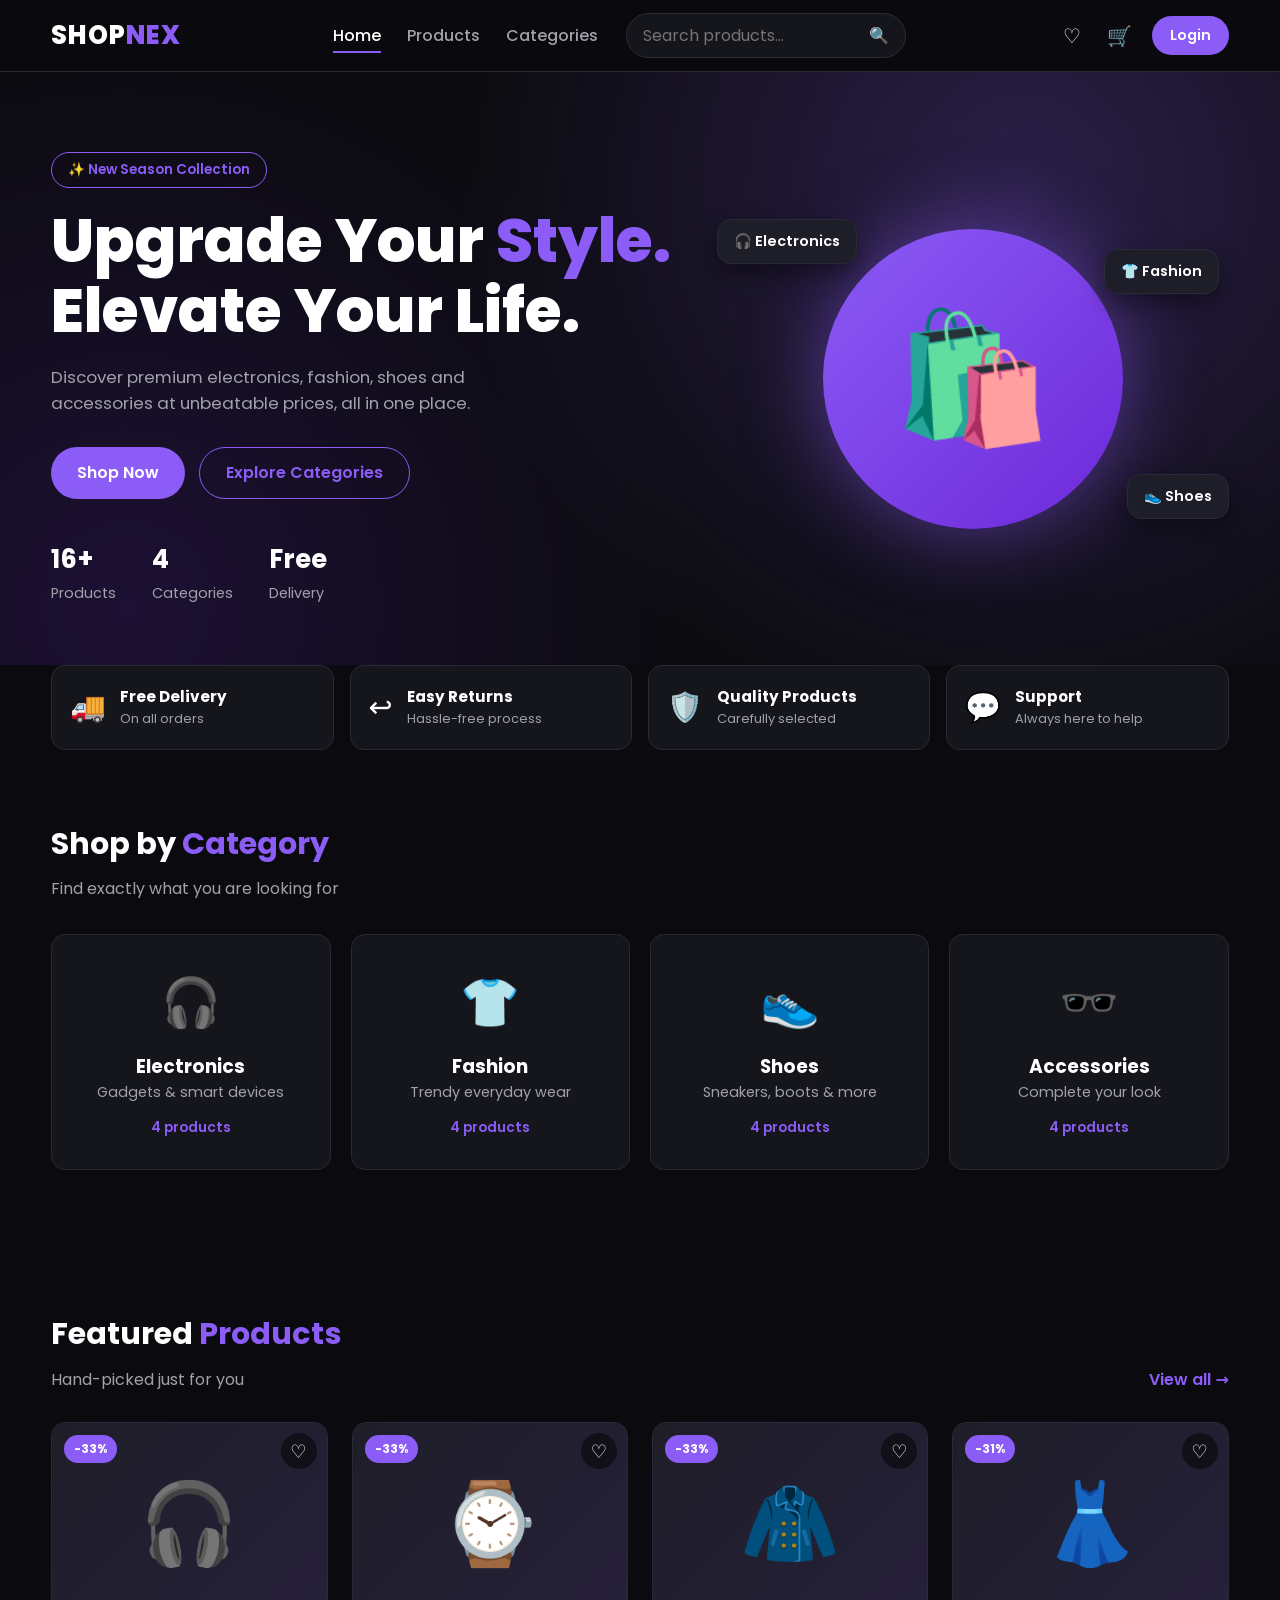
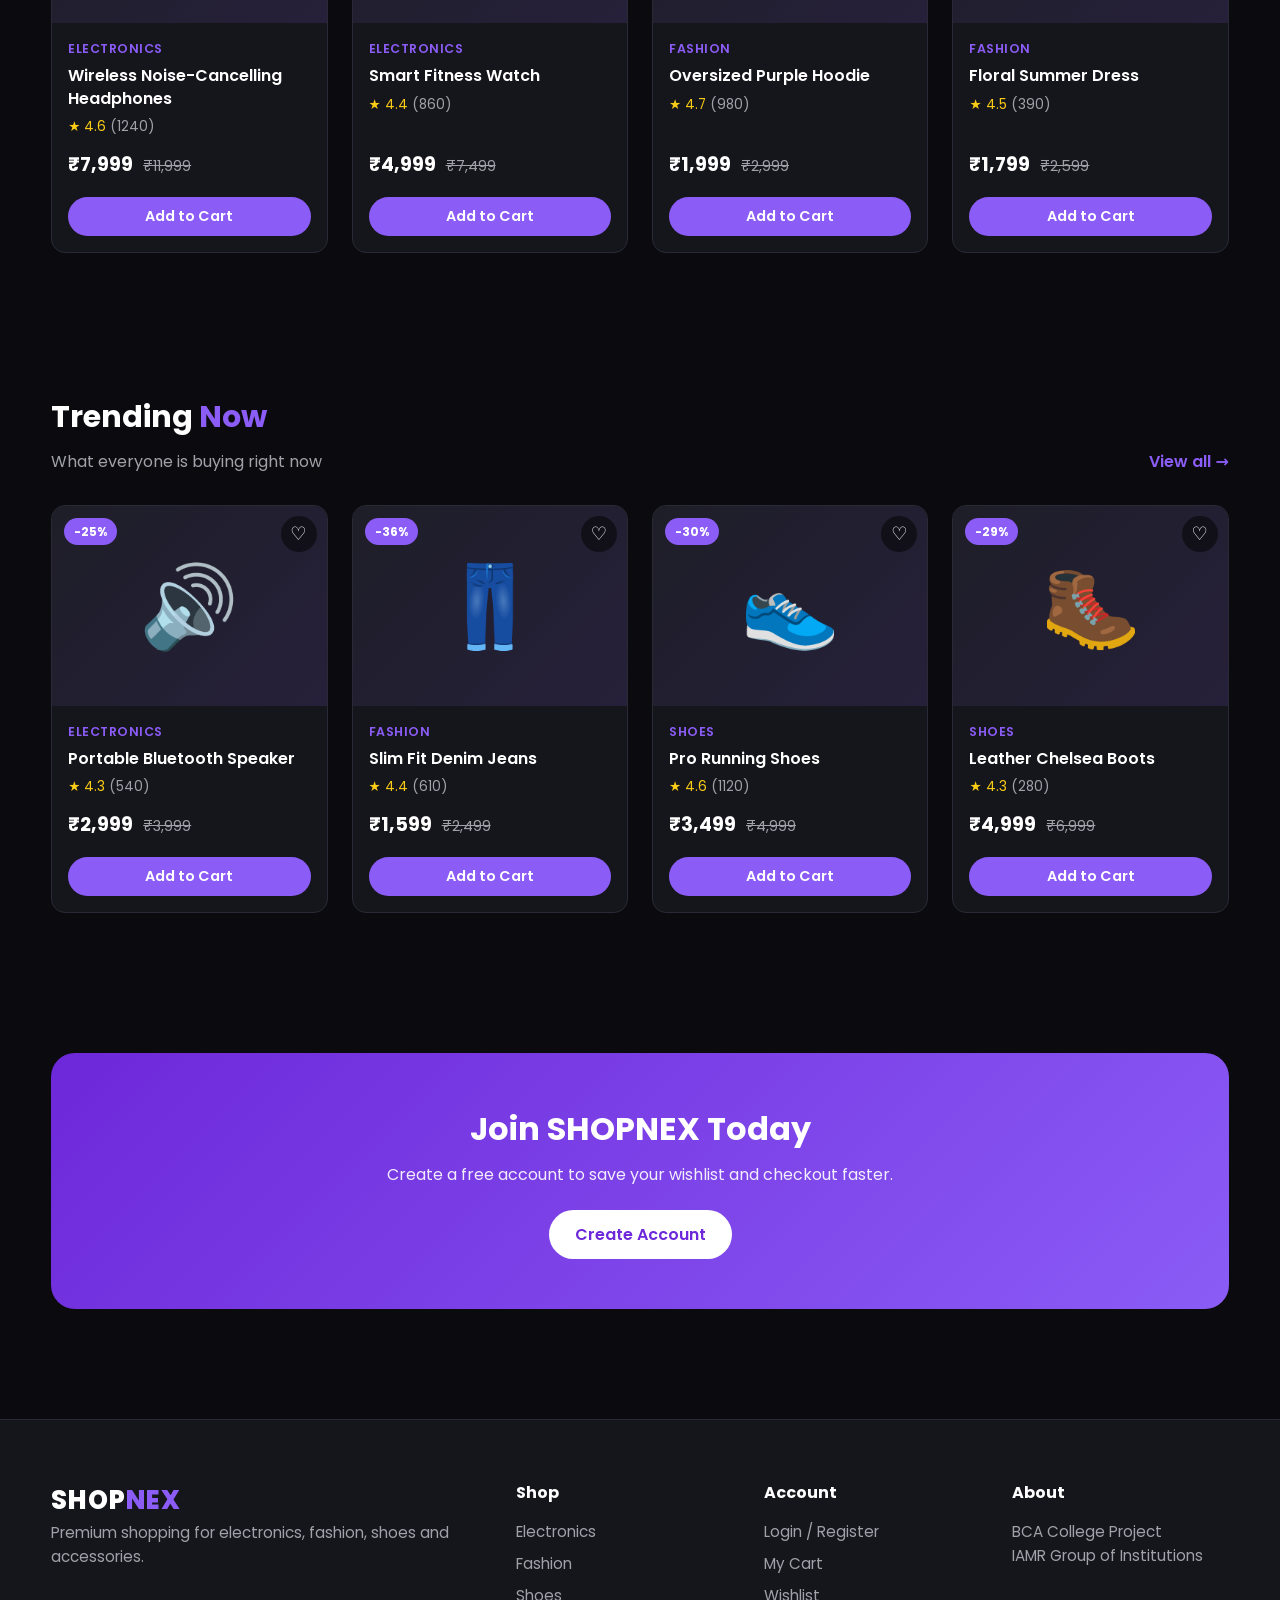
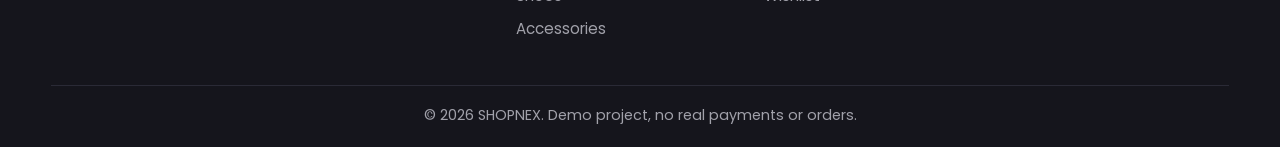
<file: shopnex/index.html>
<!DOCTYPE html>
<html lang="en">
<head>
  <meta charset="UTF-8">
  <meta name="viewport" content="width=device-width, initial-scale=1.0">
  <title>SHOPNEX | Premium Online Shopping</title>
  <link rel="preconnect" href="https://fonts.googleapis.com">
  <link href="https://fonts.googleapis.com/css2?family=Poppins:wght@400;500;600;700;800&display=swap" rel="stylesheet">
  <link rel="stylesheet" href="css/base.css">
  <link rel="stylesheet" href="css/layout.css">
  <link rel="stylesheet" href="css/components.css">
  <link rel="stylesheet" href="css/home.css">
</head>
<body>
  <div id="site-header"></div>

  <main>
    <!-- Hero banner -->
    <section class="hero">
      <div class="container hero-inner">
        <div class="hero-content fade-in">
          <span class="hero-tag">✨ New Season Collection</span>
          <h1>Upgrade Your <span class="text-purple">Style.</span><br>Elevate Your Life.</h1>
          <p>Discover premium electronics, fashion, shoes and accessories at unbeatable prices, all in one place.</p>
          <div class="hero-buttons">
            <a href="products.html" class="btn btn-primary">Shop Now</a>
            <a href="#categories" class="btn btn-outline">Explore Categories</a>
          </div>
          <div class="hero-stats">
            <div><strong>16+</strong><span>Products</span></div>
            <div><strong>4</strong><span>Categories</span></div>
            <div><strong>Free</strong><span>Delivery</span></div>
          </div>
        </div>
        <div class="hero-visual fade-in">
          <div class="hero-circle">🛍️</div>
          <span class="hero-chip chip-1">🎧 Electronics</span>
          <span class="hero-chip chip-2">👟 Shoes</span>
          <span class="hero-chip chip-3">👕 Fashion</span>
        </div>
      </div>
    </section>

    <!-- Features strip -->
    <section class="container">
      <div class="features-grid">
        <div class="feature-item"><span class="feature-icon">🚚</span><div><h4>Free Delivery</h4><p>On all orders</p></div></div>
        <div class="feature-item"><span class="feature-icon">↩️</span><div><h4>Easy Returns</h4><p>Hassle-free process</p></div></div>
        <div class="feature-item"><span class="feature-icon">🛡️</span><div><h4>Quality Products</h4><p>Carefully selected</p></div></div>
        <div class="feature-item"><span class="feature-icon">💬</span><div><h4>Support</h4><p>Always here to help</p></div></div>
      </div>
    </section>

    <!-- Categories -->
    <section class="section container" id="categories">
      <h2 class="section-title">Shop by <span class="text-purple">Category</span></h2>
      <p class="section-subtitle">Find exactly what you are looking for</p>
      <div class="category-grid" id="categoryGrid"></div>
    </section>

    <!-- Featured products -->
    <section class="section container">
      <div class="section-head">
        <div>
          <h2 class="section-title">Featured <span class="text-purple">Products</span></h2>
          <p class="section-subtitle">Hand-picked just for you</p>
        </div>
        <a href="products.html" class="view-all">View all →</a>
      </div>
      <div class="product-grid" id="featuredGrid"></div>
    </section>

    <!-- Trending products -->
    <section class="section container">
      <div class="section-head">
        <div>
          <h2 class="section-title">Trending <span class="text-purple">Now</span></h2>
          <p class="section-subtitle">What everyone is buying right now</p>
        </div>
        <a href="products.html" class="view-all">View all →</a>
      </div>
      <div class="product-grid" id="trendingGrid"></div>
    </section>

    <!-- Join banner -->
    <section class="section container" id="joinBanner">
      <div class="promo">
        <h2>Join SHOPNEX Today</h2>
        <p>Create a free account to save your wishlist and checkout faster.</p>
        <a href="login.html" class="btn">Create Account</a>
      </div>
    </section>
  </main>

  <div id="site-footer"></div>

  <!-- Script order matters: data -> storage -> ui -> features -> page script -->
  <script src="js/data.js"></script>
  <script src="js/storage.js"></script>
  <script src="js/ui.js"></script>
  <script src="js/cart.js"></script>
  <script src="js/wishlist.js"></script>
  <script src="js/products.js"></script>
  <script src="js/home.js"></script>
</body>
</html>
</file>
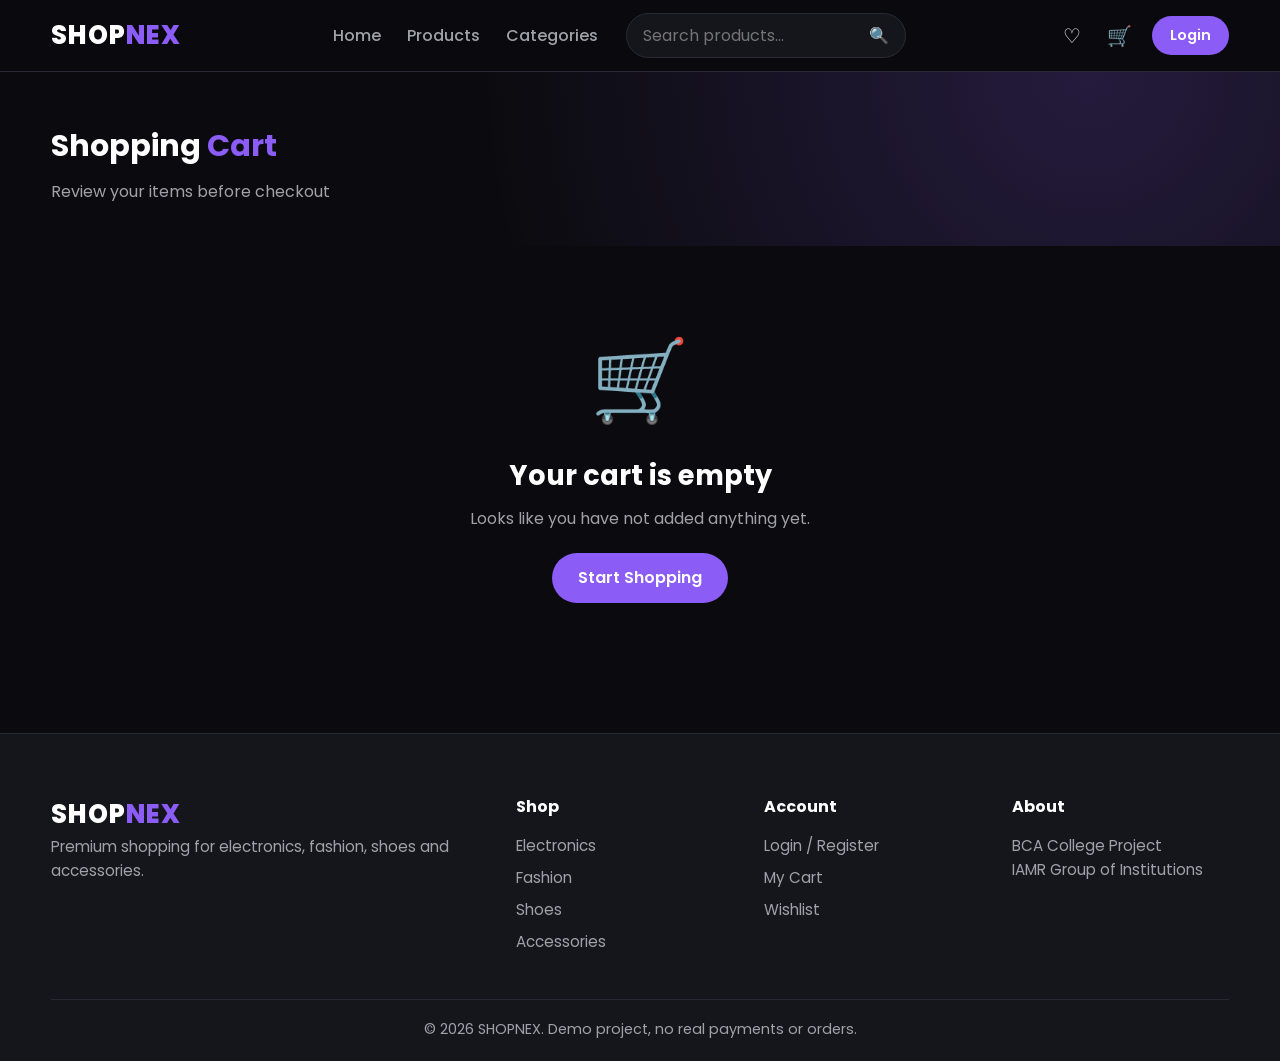
<file: shopnex/cart.html>
<!DOCTYPE html>
<html lang="en">
<head>
  <meta charset="UTF-8">
  <meta name="viewport" content="width=device-width, initial-scale=1.0">
  <title>My Cart | SHOPNEX</title>
  <link rel="preconnect" href="https://fonts.googleapis.com">
  <link href="https://fonts.googleapis.com/css2?family=Poppins:wght@400;500;600;700;800&display=swap" rel="stylesheet">
  <link rel="stylesheet" href="css/base.css">
  <link rel="stylesheet" href="css/layout.css">
  <link rel="stylesheet" href="css/components.css">
  <link rel="stylesheet" href="css/shop.css">
  <link rel="stylesheet" href="css/cart.css">
</head>
<body>
  <div id="site-header"></div>

  <main>
    <section class="page-header">
      <div class="container fade-in">
        <h1 class="section-title">Shopping <span class="text-purple">Cart</span></h1>
        <p class="section-subtitle">Review your items before checkout</p>
      </div>
    </section>

    <!-- Filled by js/cart-page.js -->
    <div class="container" id="cartContent"></div>
  </main>

  <div id="site-footer"></div>

  <script src="js/data.js"></script>
  <script src="js/storage.js"></script>
  <script src="js/ui.js"></script>
  <script src="js/cart.js"></script>
  <script src="js/cart-page.js"></script>
</body>
</html>
</file>
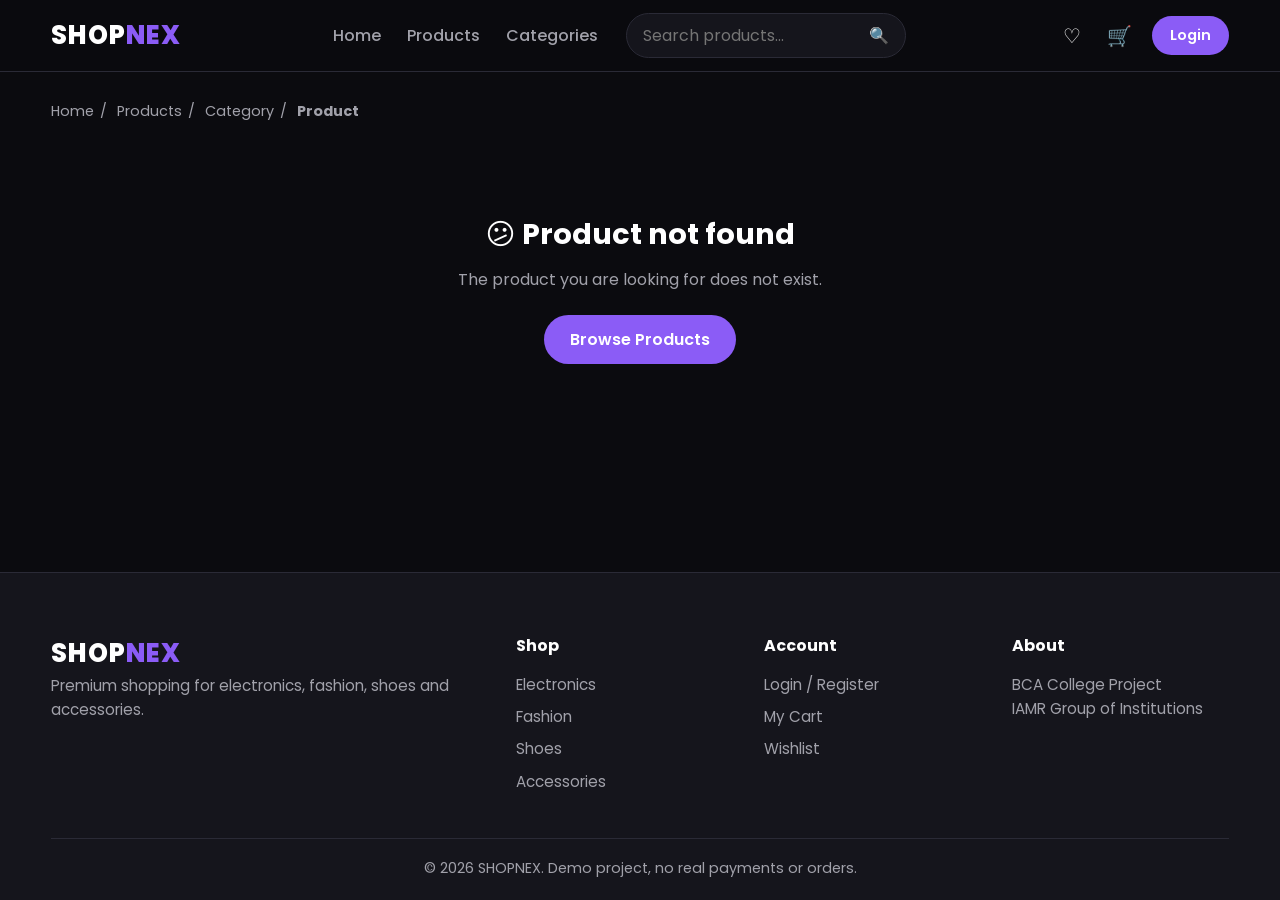
<file: shopnex/product.html>
<!DOCTYPE html>
<html lang="en">
<head>
  <meta charset="UTF-8">
  <meta name="viewport" content="width=device-width, initial-scale=1.0">
  <title>Product | SHOPNEX</title>
  <link rel="preconnect" href="https://fonts.googleapis.com">
  <link href="https://fonts.googleapis.com/css2?family=Poppins:wght@400;500;600;700;800&display=swap" rel="stylesheet">
  <link rel="stylesheet" href="css/base.css">
  <link rel="stylesheet" href="css/layout.css">
  <link rel="stylesheet" href="css/components.css">
  <link rel="stylesheet" href="css/product.css">
</head>
<body>
  <div id="site-header"></div>

  <main class="container">
    <nav class="breadcrumb" aria-label="Breadcrumb">
      <a href="index.html">Home</a><span>/</span>
      <a href="products.html">Products</a><span>/</span>
      <a href="products.html" id="breadcrumbCategory">Category</a><span>/</span>
      <strong id="breadcrumbName">Product</strong>
    </nav>

    <!-- Filled by js/product-details.js -->
    <div id="productDetails"></div>

    <section class="section" id="relatedSection">
      <h2 class="section-title">You may also <span class="text-purple">like</span></h2>
      <p class="section-subtitle">More products picked for you</p>
      <div class="product-grid" id="relatedGrid"></div>
    </section>
  </main>

  <div id="site-footer"></div>

  <script src="js/data.js"></script>
  <script src="js/storage.js"></script>
  <script src="js/ui.js"></script>
  <script src="js/cart.js"></script>
  <script src="js/wishlist.js"></script>
  <script src="js/products.js"></script>
  <script src="js/product-details.js"></script>
</body>
</html>
</file>
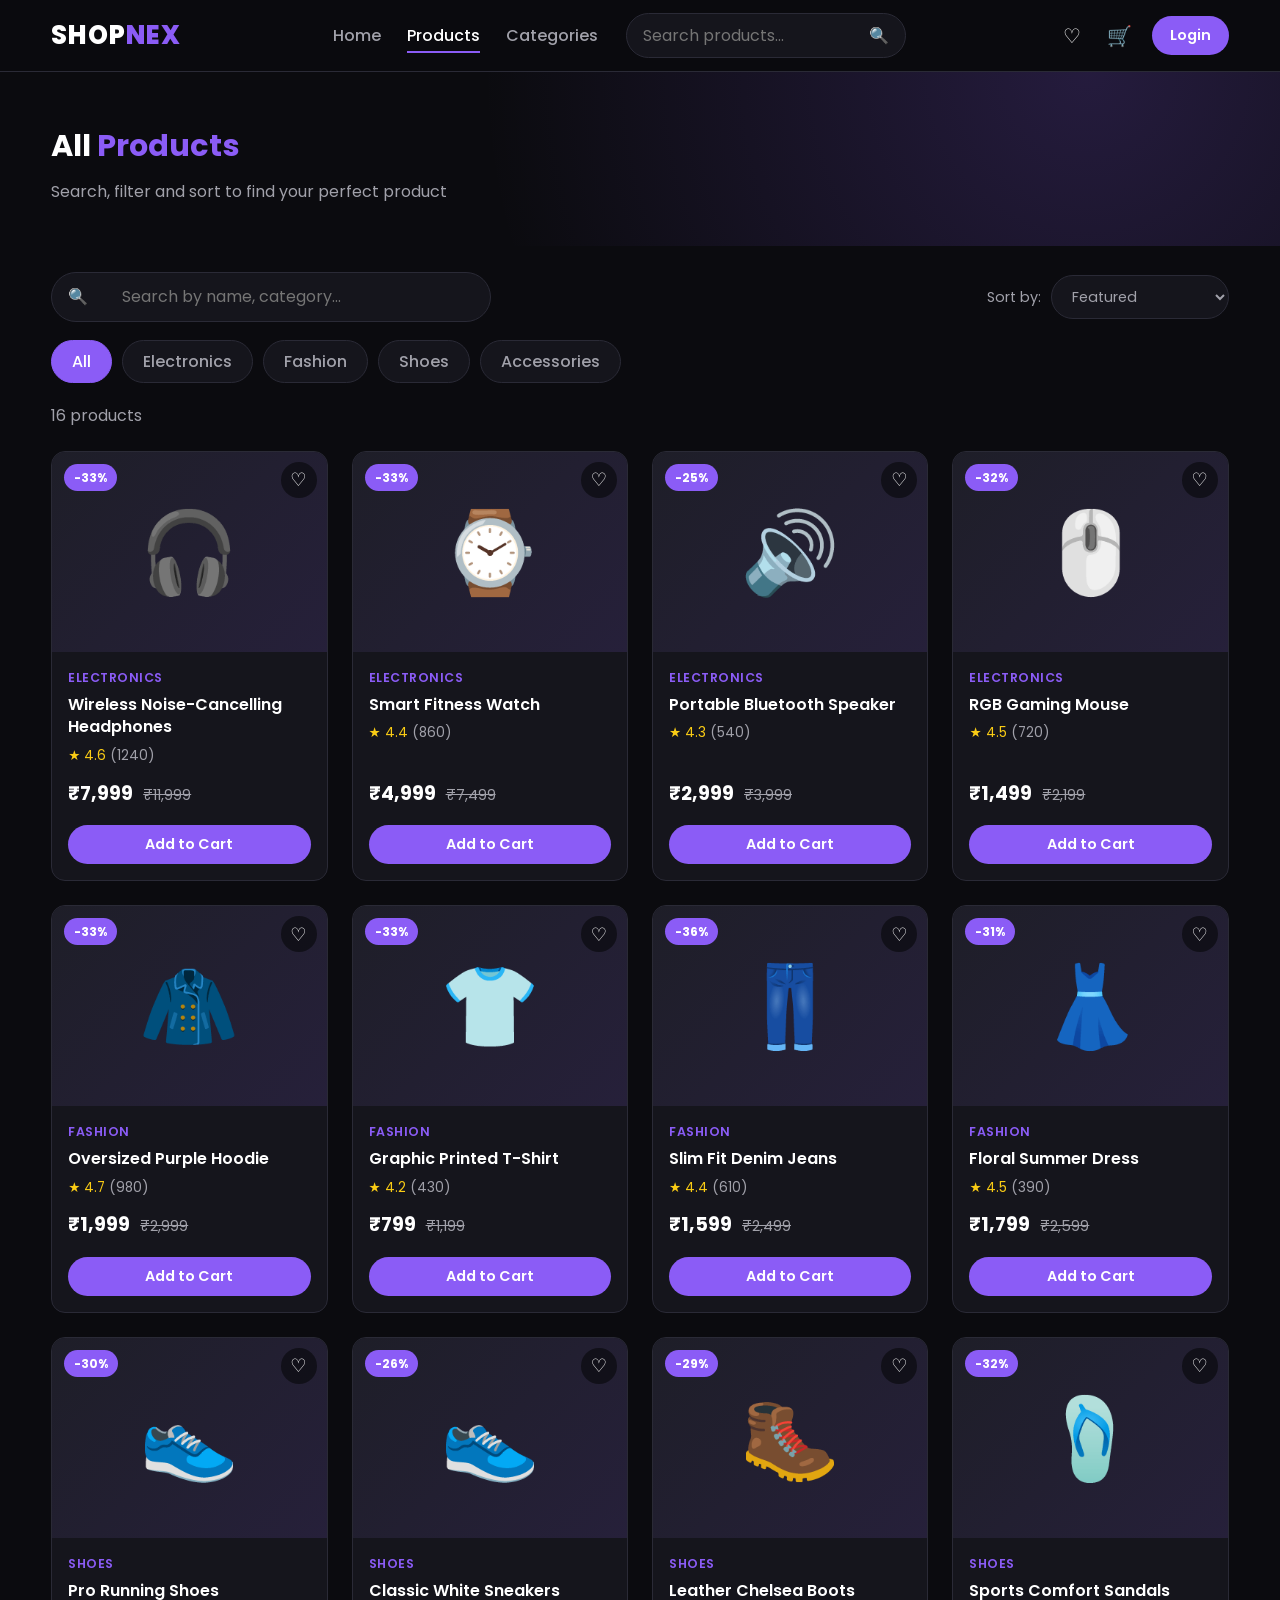
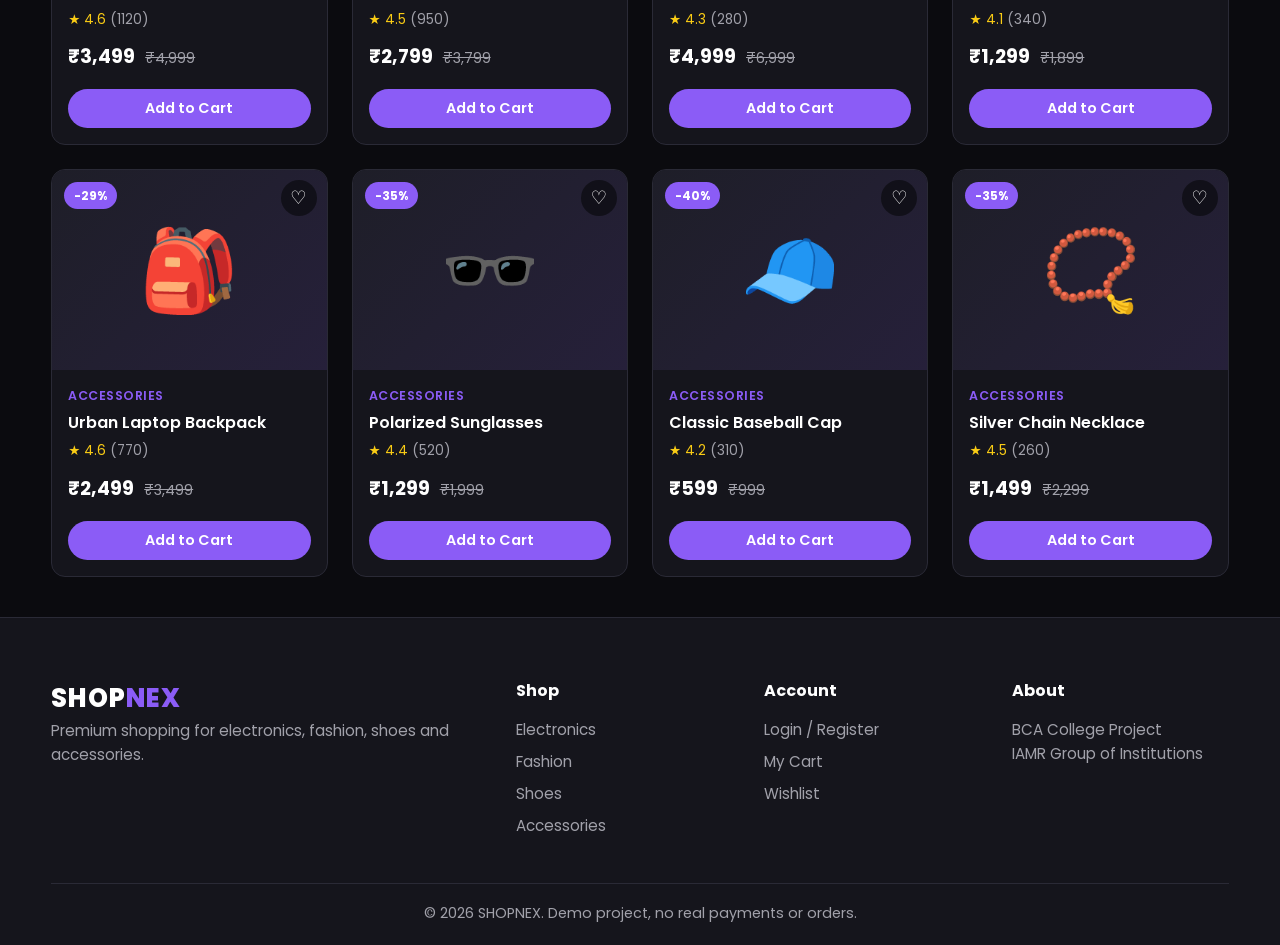
<file: shopnex/products.html>
<!DOCTYPE html>
<html lang="en">
<head>
  <meta charset="UTF-8">
  <meta name="viewport" content="width=device-width, initial-scale=1.0">
  <title>Products | SHOPNEX</title>
  <link rel="preconnect" href="https://fonts.googleapis.com">
  <link href="https://fonts.googleapis.com/css2?family=Poppins:wght@400;500;600;700;800&display=swap" rel="stylesheet">
  <link rel="stylesheet" href="css/base.css">
  <link rel="stylesheet" href="css/layout.css">
  <link rel="stylesheet" href="css/components.css">
  <link rel="stylesheet" href="css/shop.css">
</head>
<body>
  <div id="site-header"></div>

  <main>
    <section class="page-header">
      <div class="container fade-in">
        <h1 class="section-title">All <span class="text-purple">Products</span></h1>
        <p class="section-subtitle">Search, filter and sort to find your perfect product</p>
      </div>
    </section>

    <section class="container">
      <!-- Search + sort -->
      <div class="shop-toolbar">
        <div class="shop-search">
          <span>🔍</span>
          <input type="search" id="shopSearchInput" placeholder="Search by name, category..." aria-label="Search products">
        </div>
        <div class="sort-wrap">
          <label for="sortSelect">Sort by:</label>
          <select id="sortSelect" class="sort-select">
            <option value="default">Featured</option>
            <option value="price-asc">Price: Low to High</option>
            <option value="price-desc">Price: High to Low</option>
            <option value="rating">Top Rated</option>
          </select>
        </div>
      </div>

      <!-- Category filter (buttons are created by JS) -->
      <div class="chips" id="categoryChips"></div>

      <!-- Result count + clear -->
      <div class="results-bar">
        <span id="resultsText"></span>
        <button class="clear-btn" id="clearFilters" hidden>✕ Clear filters</button>
      </div>

      <!-- Product cards -->
      <div class="product-grid" id="productsGrid"></div>
    </section>
  </main>

  <div id="site-footer"></div>

  <script src="js/data.js"></script>
  <script src="js/storage.js"></script>
  <script src="js/ui.js"></script>
  <script src="js/cart.js"></script>
  <script src="js/wishlist.js"></script>
  <script src="js/products.js"></script>
</body>
</html>
</file>
<file: shopnex/css/base.css>
/* ===== Design tokens (change colors from here only) ===== */
:root {
  --bg: #0B0B0F;
  --surface: #15151C;
  --surface-2: #1E1E28;
  --border: #2A2A36;
  --primary: #8B5CF6;
  --primary-dark: #6D28D9;
  --text: #FFFFFF;
  --muted: #A1A1AA;
  --success: #22C55E;
  --danger: #EF4444;
  --radius: 14px;
  --shadow: 0 10px 30px rgba(139, 92, 246, 0.18);
  --transition: 0.3s ease;
  --navbar-height: 72px;
}

/* ===== Reset ===== */
* { margin: 0; padding: 0; box-sizing: border-box; }
html { scroll-behavior: smooth; }
body {
  font-family: 'Poppins', system-ui, -apple-system, 'Segoe UI', sans-serif;
  background: var(--bg);
  color: var(--text);
  line-height: 1.6;
  min-height: 100vh;
  display: flex;
  flex-direction: column;
}
main { flex: 1; }
a { color: inherit; text-decoration: none; }
ul { list-style: none; }
img { max-width: 100%; display: block; }
button, input, select, textarea { font: inherit; color: inherit; }
button { cursor: pointer; border: none; background: none; }

/* ===== Common helpers ===== */
.container { width: min(1200px, 92%); margin-inline: auto; }
.section { padding: 70px 0; }
.section-title { font-size: 1.9rem; font-weight: 700; margin-bottom: 8px; }
.section-subtitle { color: var(--muted); margin-bottom: 32px; }
.text-purple { color: var(--primary); }

/* ===== Buttons ===== */
.btn {
  display: inline-flex; align-items: center; justify-content: center; gap: 8px;
  padding: 12px 26px; border-radius: 999px; font-weight: 600;
  transition: var(--transition);
}
.btn-sm { padding: 8px 18px; font-size: 0.9rem; }
.btn-primary { background: var(--primary); color: #fff; }
.btn-primary:hover { background: var(--primary-dark); transform: translateY(-2px); box-shadow: var(--shadow); }
.btn-outline { border: 1.5px solid var(--primary); color: var(--primary); }
.btn-outline:hover { background: var(--primary); color: #fff; }
</file>
<file: shopnex/css/layout.css>
/* ===== Navbar ===== */
.navbar {
  position: sticky; top: 0; z-index: 100; height: var(--navbar-height);
  background: rgba(11, 11, 15, 0.85); backdrop-filter: blur(12px);
  border-bottom: 1px solid var(--border);
}
.navbar-inner { height: 100%; display: flex; align-items: center; justify-content: space-between; gap: 20px; }
.logo { font-size: 1.6rem; font-weight: 800; letter-spacing: 1px; }
.logo span { color: var(--primary); }

.nav-menu { display: flex; align-items: center; justify-content: center; gap: 28px; flex: 1; }
.nav-links { display: flex; gap: 26px; }
.nav-links a { color: var(--muted); font-weight: 500; position: relative; transition: var(--transition); }
.nav-links a:hover, .nav-links a.active { color: #fff; }
.nav-links a.active::after {
  content: ""; position: absolute; left: 0; bottom: -6px;
  width: 100%; height: 2px; background: var(--primary);
}

.nav-search {
  display: flex; flex: 0 1 280px; overflow: hidden;
  background: var(--surface); border: 1px solid var(--border); border-radius: 999px;
  transition: var(--transition);
}
.nav-search:focus-within { border-color: var(--primary); }
.nav-search input { flex: 1; min-width: 0; background: none; border: none; outline: none; padding: 9px 16px; }
.nav-search button { padding: 0 16px; }

.nav-actions { display: flex; align-items: center; gap: 14px; }
.nav-icon { position: relative; font-size: 1.25rem; padding: 6px; transition: var(--transition); }
.nav-icon:hover { color: var(--primary); }
.badge {
  position: absolute; top: -4px; right: -6px; min-width: 18px; height: 18px; padding: 0 5px;
  border-radius: 999px; background: var(--primary); color: #fff;
  font-size: 0.7rem; font-weight: 600; display: flex; align-items: center; justify-content: center;
}
.badge[hidden] { display: none; }
.user-name { color: var(--muted); font-size: 0.9rem; }
.menu-toggle { display: none; font-size: 1.6rem; color: #fff; }

/* ===== Footer ===== */
.footer { background: var(--surface); border-top: 1px solid var(--border); padding: 60px 0 20px; margin-top: 40px; }
.footer-grid { display: grid; grid-template-columns: 2fr 1fr 1fr 1fr; gap: 32px; }
.footer h4 { margin-bottom: 14px; }
.footer p, .footer li { color: var(--muted); margin-bottom: 8px; font-size: 0.95rem; }
.footer a:hover { color: var(--primary); }
.footer-bottom {
  margin-top: 36px; padding-top: 18px; border-top: 1px solid var(--border);
  text-align: center; color: var(--muted); font-size: 0.9rem;
}

/* ===== Responsive ===== */
@media (max-width: 900px) {
  .menu-toggle { display: block; }
  .nav-menu {
    position: absolute; top: var(--navbar-height); left: 0; right: 0;
    flex-direction: column; align-items: stretch; gap: 18px; padding: 20px 4%;
    background: var(--surface); border-bottom: 1px solid var(--border);
    transform: translateY(-20px); opacity: 0; pointer-events: none; transition: var(--transition);
  }
  .nav-menu.open { transform: none; opacity: 1; pointer-events: auto; }
  .nav-links { flex-direction: column; gap: 14px; }
  .nav-search { flex: none; }
  .footer-grid { grid-template-columns: 1fr 1fr; }
}
@media (max-width: 560px) {
  .user-name { display: none; }
  .footer-grid { grid-template-columns: 1fr; }
}
</file>
<file: shopnex/css/components.css>
/* ===== Toast notifications ===== */
.toast-container {
  position: fixed; top: 90px; right: 20px; z-index: 1000;
  display: flex; flex-direction: column; gap: 10px;
}
.toast {
  min-width: 240px; max-width: 320px; padding: 14px 18px; border-radius: 12px;
  background: var(--surface-2); border-left: 4px solid var(--primary);
  box-shadow: 0 10px 30px rgba(0, 0, 0, 0.5); animation: toastIn 0.35s ease;
}
.toast.success { border-left-color: var(--success); }
.toast.error { border-left-color: var(--danger); }
.toast.hide { animation: toastOut 0.3s ease forwards; }

@keyframes toastIn { from { opacity: 0; transform: translateX(40px); } to { opacity: 1; transform: none; } }
@keyframes toastOut { to { opacity: 0; transform: translateX(40px); } }

/* ===== Page animation ===== */
.fade-in { animation: fadeIn 0.6s ease both; }
@keyframes fadeIn { from { opacity: 0; transform: translateY(20px); } to { opacity: 1; transform: none; } }

@media (max-width: 560px) {
  .toast-container { left: 12px; right: 12px; }
  .toast { max-width: none; }
}
/* ===== Product grid & card (shared by home + products page) ===== */
.product-grid { display: grid; grid-template-columns: repeat(auto-fill, minmax(240px, 1fr)); gap: 24px; }
.product-card {
  background: var(--surface); border: 1px solid var(--border); border-radius: var(--radius);
  overflow: hidden; display: flex; flex-direction: column; transition: var(--transition);
}
.product-card:hover { transform: translateY(-6px); border-color: var(--primary); box-shadow: var(--shadow); }

.product-image { position: relative; background: linear-gradient(135deg, var(--surface-2), #26203a); }
.product-emoji { display: flex; align-items: center; justify-content: center; height: 200px; font-size: 5rem; transition: var(--transition); }
.product-card:hover .product-emoji { transform: scale(1.12); }
.discount-badge {
  position: absolute; top: 12px; left: 12px; padding: 4px 10px;
  border-radius: 999px; background: var(--primary); font-size: 0.75rem; font-weight: 700;
}
.wishlist-btn {
  position: absolute; top: 10px; right: 10px; width: 36px; height: 36px; border-radius: 50%;
  background: rgba(11, 11, 15, 0.7); font-size: 1.15rem; transition: var(--transition);
}
.wishlist-btn:hover { background: var(--primary); }
.wishlist-btn.active { color: var(--danger); }

.product-info { padding: 16px; display: flex; flex-direction: column; gap: 6px; flex: 1; }
.product-category { color: var(--primary); font-size: 0.78rem; font-weight: 600; text-transform: uppercase; letter-spacing: 0.5px; }
.product-name { font-size: 1rem; font-weight: 600; line-height: 1.4; }
.product-name a:hover { color: var(--primary); }
.product-rating { color: #FACC15; font-size: 0.85rem; }
.product-rating span { color: var(--muted); }
.product-price { display: flex; align-items: baseline; gap: 10px; margin-top: auto; padding: 6px 0 10px; }
.product-price strong { font-size: 1.2rem; }
.product-price del { color: var(--muted); font-size: 0.9rem; }
.btn-block { width: 100%; }
.empty-message { grid-column: 1 / -1; text-align: center; color: var(--muted); padding: 40px 0; }

@media (max-width: 560px) {
  .product-grid { grid-template-columns: repeat(2, 1fr); gap: 14px; }
  .product-emoji { height: 140px; font-size: 3.5rem; }
  .product-info { padding: 12px; }
  .product-name { font-size: 0.9rem; }
}
</file>
<file: shopnex/css/home.css>
/* ===== Hero ===== */
.hero {
  padding: 80px 0 60px; overflow: hidden;
  background:
    radial-gradient(circle at 80% 20%, rgba(139, 92, 246, 0.25), transparent 50%),
    radial-gradient(circle at 10% 90%, rgba(109, 40, 217, 0.18), transparent 45%);
}
.hero-inner { display: grid; grid-template-columns: 1.1fr 0.9fr; align-items: center; gap: 40px; }
.hero-tag {
  display: inline-block; padding: 6px 16px; margin-bottom: 18px;
  border: 1px solid var(--primary); border-radius: 999px;
  color: var(--primary); font-size: 0.85rem; font-weight: 600;
}
.hero h1 { font-size: clamp(2.2rem, 5vw, 3.8rem); line-height: 1.15; font-weight: 800; margin-bottom: 18px; }
.hero p { color: var(--muted); max-width: 480px; margin-bottom: 30px; font-size: 1.05rem; }
.hero-buttons { display: flex; gap: 14px; flex-wrap: wrap; }
.hero-stats { display: flex; gap: 36px; margin-top: 40px; }
.hero-stats strong { display: block; font-size: 1.6rem; }
.hero-stats span { color: var(--muted); font-size: 0.9rem; }

/* Hero visual: glowing circle with floating chips */
.hero-visual { position: relative; height: 380px; display: flex; align-items: center; justify-content: center; }
.hero-circle {
  width: 300px; height: 300px; border-radius: 50%; font-size: 8rem;
  background: linear-gradient(135deg, var(--primary), var(--primary-dark));
  box-shadow: 0 0 80px rgba(139, 92, 246, 0.5);
  display: flex; align-items: center; justify-content: center;
  animation: float 5s ease-in-out infinite;
}
.hero-chip {
  position: absolute; padding: 10px 16px; border-radius: 14px; font-weight: 600; font-size: 0.9rem;
  background: var(--surface-2); border: 1px solid var(--border);
  box-shadow: 0 10px 25px rgba(0, 0, 0, 0.4); animation: float 4s ease-in-out infinite;
}
.chip-1 { top: 30px; left: 0; }
.chip-2 { bottom: 50px; right: 0; animation-delay: 1s; }
.chip-3 { top: 60px; right: 10px; animation-delay: 2s; }
@keyframes float { 0%, 100% { transform: translateY(0); } 50% { transform: translateY(-14px); } }

/* ===== Features strip ===== */
.features-grid { display: grid; grid-template-columns: repeat(4, 1fr); gap: 16px; }
.feature-item {
  display: flex; align-items: center; gap: 14px; padding: 18px;
  background: var(--surface); border: 1px solid var(--border); border-radius: var(--radius); transition: var(--transition);
}
.feature-item:hover { border-color: var(--primary); transform: translateY(-4px); }
.feature-icon { font-size: 1.8rem; }
.feature-item h4 { font-size: 0.95rem; }
.feature-item p { color: var(--muted); font-size: 0.8rem; }

/* ===== Section header with "View all" link ===== */
.section-head { display: flex; align-items: flex-end; justify-content: space-between; gap: 16px; flex-wrap: wrap; margin-bottom: 30px; }
.section-head .section-subtitle { margin-bottom: 0; }
.view-all { color: var(--primary); font-weight: 600; }
.view-all:hover { text-decoration: underline; }

/* ===== Categories ===== */
#categories { scroll-margin-top: 80px; }
.category-grid { display: grid; grid-template-columns: repeat(4, 1fr); gap: 20px; }
.category-card {
  padding: 30px 20px; text-align: center; border-radius: var(--radius); transition: var(--transition);
  background: var(--surface); border: 1px solid var(--border);
}
.category-card:hover { transform: translateY(-8px); border-color: var(--primary); box-shadow: var(--shadow); }
.category-emoji { font-size: 3rem; display: block; margin-bottom: 10px; }
.category-card p { color: var(--muted); font-size: 0.9rem; }
.category-count { display: inline-block; margin-top: 12px; color: var(--primary); font-size: 0.85rem; font-weight: 600; }

/* ===== Join banner ===== */
.promo {
  padding: 50px 30px; text-align: center; border-radius: 24px;
  background: linear-gradient(135deg, var(--primary-dark), var(--primary));
}
.promo h2 { font-size: 2rem; margin-bottom: 8px; }
.promo p { margin-bottom: 22px; opacity: 0.9; }
.promo .btn { background: #fff; color: var(--primary-dark); }
.promo .btn:hover { background: #000; color: #fff; }

/* ===== Responsive ===== */
@media (max-width: 900px) {
  .hero { padding: 50px 0 40px; }
  .hero-inner { grid-template-columns: 1fr; text-align: center; }
  .hero p { margin-inline: auto; }
  .hero-buttons, .hero-stats { justify-content: center; }
  .hero-visual { height: 320px; }
  .features-grid, .category-grid { grid-template-columns: repeat(2, 1fr); }
}
@media (max-width: 560px) {
  .section { padding: 50px 0; }
  .hero-circle { width: 220px; height: 220px; font-size: 5.5rem; }
  .hero-stats { gap: 22px; }
  .feature-item { flex-direction: column; text-align: center; padding: 14px; }
  .promo h2 { font-size: 1.5rem; }
}
</file>
<file: shopnex/css/shop.css>
/* ===== Page header (also reused by cart, wishlist, checkout pages) ===== */
.page-header {
  padding: 50px 0 10px;
  background: radial-gradient(circle at 85% 0%, rgba(139, 92, 246, 0.2), transparent 55%);
}

/* ===== Toolbar: search + sort ===== */
.shop-toolbar { display: flex; flex-wrap: wrap; align-items: center; justify-content: space-between; gap: 14px; margin: 26px 0 18px; }
.shop-search {
  display: flex; flex: 1 1 280px; max-width: 440px; overflow: hidden;
  background: var(--surface); border: 1px solid var(--border); border-radius: 999px; transition: var(--transition);
}
.shop-search:focus-within { border-color: var(--primary); box-shadow: var(--shadow); }
.shop-search input { flex: 1; min-width: 0; background: none; border: none; outline: none; padding: 11px 18px; }
.shop-search span { padding: 0 16px; display: flex; align-items: center; color: var(--muted); }

.sort-wrap { display: flex; align-items: center; gap: 10px; color: var(--muted); font-size: 0.9rem; }
.sort-select {
  padding: 10px 16px; border-radius: 999px; outline: none; cursor: pointer;
  background: var(--surface); border: 1px solid var(--border); transition: var(--transition);
}
.sort-select:hover, .sort-select:focus { border-color: var(--primary); }
.sort-select option { background: var(--surface); color: #fff; }

/* ===== Category chips ===== */
.chips { display: flex; flex-wrap: wrap; gap: 10px; margin-bottom: 20px; }
.chip {
  padding: 8px 20px; border-radius: 999px; font-weight: 500; color: var(--muted);
  background: var(--surface); border: 1px solid var(--border); transition: var(--transition);
}
.chip:hover { border-color: var(--primary); color: #fff; }
.chip.active { background: var(--primary); border-color: var(--primary); color: #fff; }

/* ===== Results bar ===== */
.results-bar { display: flex; align-items: center; justify-content: space-between; gap: 12px; margin-bottom: 22px; color: var(--muted); }
.clear-btn { color: var(--primary); font-weight: 600; }
.clear-btn:hover { text-decoration: underline; }
.clear-btn[hidden] { display: none; }
.empty-message .btn { margin-top: 14px; }

/* ===== Responsive ===== */
@media (max-width: 560px) {
  .shop-search { max-width: none; flex-basis: 100%; }
  .sort-wrap { width: 100%; }
  .sort-select { flex: 1; }
  .chips { flex-wrap: nowrap; overflow-x: auto; padding-bottom: 6px; }
  .chip { white-space: nowrap; }
}
</file>
<file: shopnex/css/cart.css>
/* ===== Layout ===== */
.cart-layout { display: grid; grid-template-columns: 1fr 360px; gap: 30px; align-items: start; padding: 20px 0 60px; }
.cart-list-head { display: flex; align-items: center; justify-content: space-between; margin-bottom: 16px; color: var(--muted); }

/* ===== Cart item ===== */
.cart-item {
  display: grid; grid-template-columns: 84px 1fr auto 100px 40px; align-items: center; gap: 18px;
  padding: 16px; margin-bottom: 14px; border-radius: var(--radius);
  background: var(--surface); border: 1px solid var(--border); transition: var(--transition);
}
.cart-item:hover { border-color: var(--primary); }
.cart-item-image {
  display: flex; align-items: center; justify-content: center; height: 84px; font-size: 2.8rem;
  border-radius: 12px; background: linear-gradient(135deg, var(--surface-2), #26203a);
}
.cart-item-info h3 { font-size: 1rem; line-height: 1.4; margin: 2px 0; }
.cart-item-info h3 a:hover { color: var(--primary); }
.cart-item-price { color: var(--muted); font-size: 0.9rem; }
.cart-item-total { font-weight: 700; text-align: right; }

.cart-qty { display: inline-flex; align-items: center; border: 1px solid var(--border); border-radius: 999px; overflow: hidden; }
.cart-qty button { width: 34px; height: 34px; font-size: 1.1rem; transition: var(--transition); }
.cart-qty button:hover { background: var(--primary); }
.cart-qty span { min-width: 32px; text-align: center; font-weight: 600; }

.remove-btn { width: 38px; height: 38px; border-radius: 50%; font-size: 1.05rem; transition: var(--transition); }
.remove-btn:hover { background: rgba(239, 68, 68, 0.2); }

/* ===== Order summary ===== */
.cart-summary {
  position: sticky; top: calc(var(--navbar-height) + 20px); padding: 24px;
  border-radius: var(--radius); background: var(--surface); border: 1px solid var(--border);
}
.cart-summary h3 { margin-bottom: 18px; font-size: 1.2rem; }
.summary-row { display: flex; justify-content: space-between; margin-bottom: 12px; color: var(--muted); }
.summary-row.discount { color: var(--success); }
.summary-row.total {
  margin: 16px 0 20px; padding-top: 16px; border-top: 1px solid var(--border);
  color: #fff; font-size: 1.25rem; font-weight: 700;
}

/* ===== Coupon ===== */
.coupon-box { margin-bottom: 18px; }
.coupon-form { display: flex; gap: 8px; }
.coupon-form input {
  flex: 1; min-width: 0; padding: 10px 14px; border-radius: 999px; outline: none; text-transform: uppercase;
  background: var(--bg); border: 1px solid var(--border); transition: var(--transition);
}
.coupon-form input:focus { border-color: var(--primary); }
.coupon-hint { margin-top: 8px; color: var(--muted); font-size: 0.8rem; }
.coupon-applied {
  display: flex; align-items: center; justify-content: space-between; padding: 10px 14px; border-radius: 12px;
  background: rgba(34, 197, 94, 0.12); border: 1px dashed var(--success); color: var(--success); font-size: 0.9rem; font-weight: 600;
}
.coupon-applied button { color: var(--danger); font-size: 0.85rem; }

.continue-link { display: block; margin-top: 14px; text-align: center; color: var(--primary); font-weight: 600; }
.continue-link:hover { text-decoration: underline; }

/* ===== Empty cart ===== */
.empty-cart { text-align: center; padding: 70px 0 90px; }
.empty-cart .empty-icon { font-size: 5rem; display: block; margin-bottom: 10px; }
.empty-cart h2 { font-size: 1.7rem; margin-bottom: 8px; }
.empty-cart p { color: var(--muted); margin-bottom: 22px; }

/* ===== Responsive ===== */
@media (max-width: 900px) {
  .cart-layout { grid-template-columns: 1fr; }
  .cart-summary { position: static; }
}
@media (max-width: 560px) {
  .cart-item { grid-template-columns: 70px 1fr 36px; gap: 12px; }
  .cart-item-image { height: 70px; font-size: 2.2rem; }
  .cart-qty { grid-column: 2; grid-row: 2; justify-self: start; }
  .cart-item-total { grid-column: 3; grid-row: 2; text-align: right; }
  .remove-btn { grid-column: 3; grid-row: 1; }
}
</file>
<file: shopnex/css/product.css>
/* ===== Breadcrumb ===== */
.breadcrumb { padding: 28px 0 8px; color: var(--muted); font-size: 0.9rem; }
.breadcrumb a:hover { color: var(--primary); }
.breadcrumb span { margin: 0 6px; }

/* ===== Product layout ===== */
.details-grid { display: grid; grid-template-columns: 1fr 1fr; gap: 50px; align-items: start; padding: 20px 0 30px; }

.details-image {
  position: relative; display: flex; align-items: center; justify-content: center;
  min-height: 440px; font-size: 11rem; border-radius: 24px;
  background: linear-gradient(135deg, var(--surface-2), #2a2145); border: 1px solid var(--border);
}
.details-image .discount-badge { top: 18px; left: 18px; font-size: 0.9rem; padding: 6px 14px; }

.details-info { display: flex; flex-direction: column; gap: 14px; }
.details-title { font-size: clamp(1.6rem, 3vw, 2.3rem); line-height: 1.25; }
.details-rating { color: #FACC15; }
.details-rating span { color: var(--muted); font-size: 0.9rem; }

.details-price { display: flex; align-items: baseline; flex-wrap: wrap; gap: 14px; }
.details-price strong { font-size: 2.2rem; color: var(--primary); }
.details-price del { color: var(--muted); font-size: 1.1rem; }
.details-price .save { color: var(--success); font-weight: 600; font-size: 0.95rem; }

.details-desc { color: var(--muted); }
.stock { color: var(--success); font-weight: 600; font-size: 0.9rem; }

/* ===== Quantity selector ===== */
.qty-row { display: flex; align-items: center; flex-wrap: wrap; gap: 18px; margin-top: 6px; }
.qty-box { display: inline-flex; align-items: center; border: 1px solid var(--border); border-radius: 999px; overflow: hidden; background: var(--surface); }
.qty-btn { width: 44px; height: 44px; font-size: 1.3rem; transition: var(--transition); }
.qty-btn:hover { background: var(--primary); }
.qty-value { min-width: 44px; text-align: center; font-weight: 600; }
.qty-total { color: var(--muted); }
.qty-total strong { color: #fff; font-size: 1.15rem; }

/* ===== Action buttons ===== */
.details-actions { display: flex; flex-wrap: wrap; gap: 12px; margin-top: 8px; }
.details-actions .btn { flex: 1 1 160px; }
.wish-btn.active { background: var(--primary); color: #fff; }

/* ===== Perks ===== */
.perks { display: grid; grid-template-columns: repeat(3, 1fr); gap: 12px; margin-top: 10px; }
.perk {
  padding: 14px 10px; text-align: center; font-size: 0.82rem; color: var(--muted);
  background: var(--surface); border: 1px solid var(--border); border-radius: 12px;
}
.perk span { display: block; font-size: 1.4rem; margin-bottom: 4px; }

/* ===== Not found ===== */
.not-found { text-align: center; padding: 80px 0; }
.not-found h2 { font-size: 1.8rem; margin-bottom: 10px; }
.not-found p { color: var(--muted); margin-bottom: 22px; }

/* ===== Responsive ===== */
@media (max-width: 900px) {
  .details-grid { grid-template-columns: 1fr; gap: 28px; }
  .details-image { min-height: 300px; font-size: 8rem; }
}
@media (max-width: 560px) {
  .details-image { min-height: 240px; font-size: 6rem; }
  .perks { grid-template-columns: 1fr; }
}
</file>
